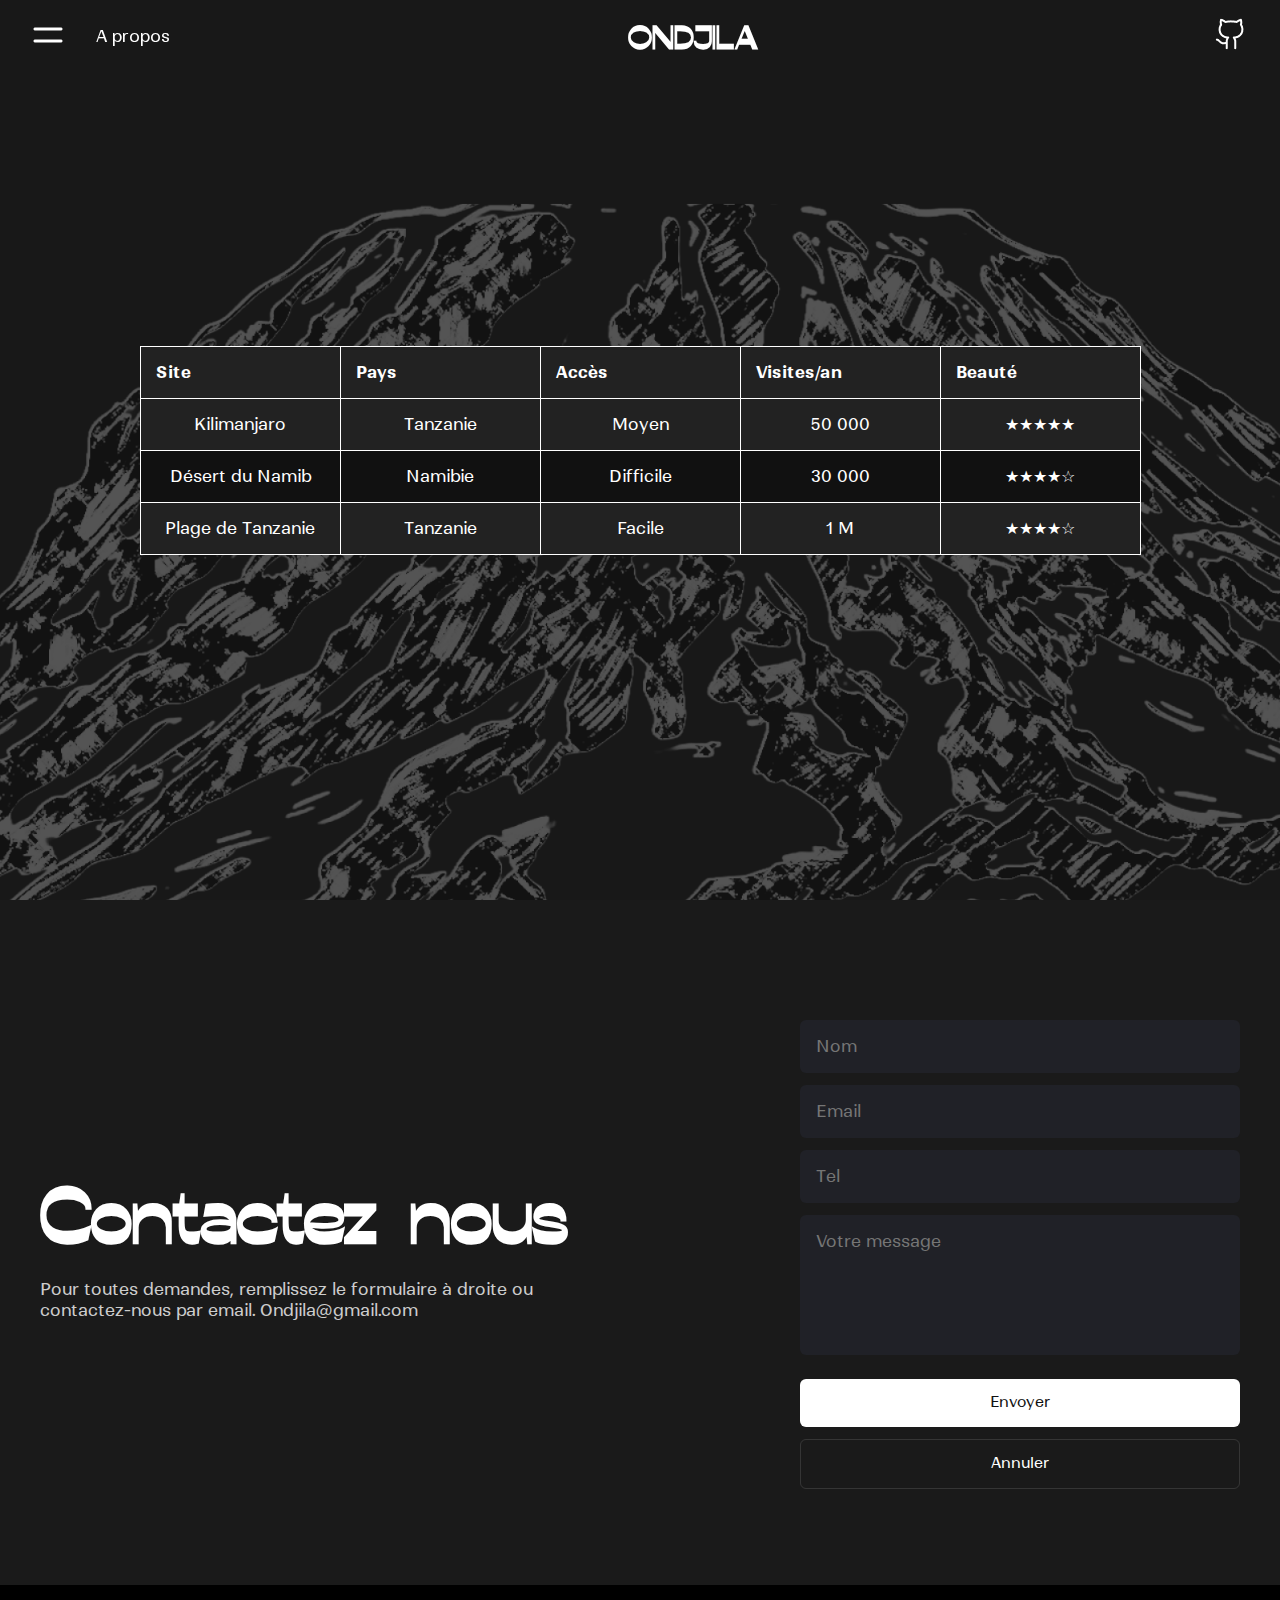
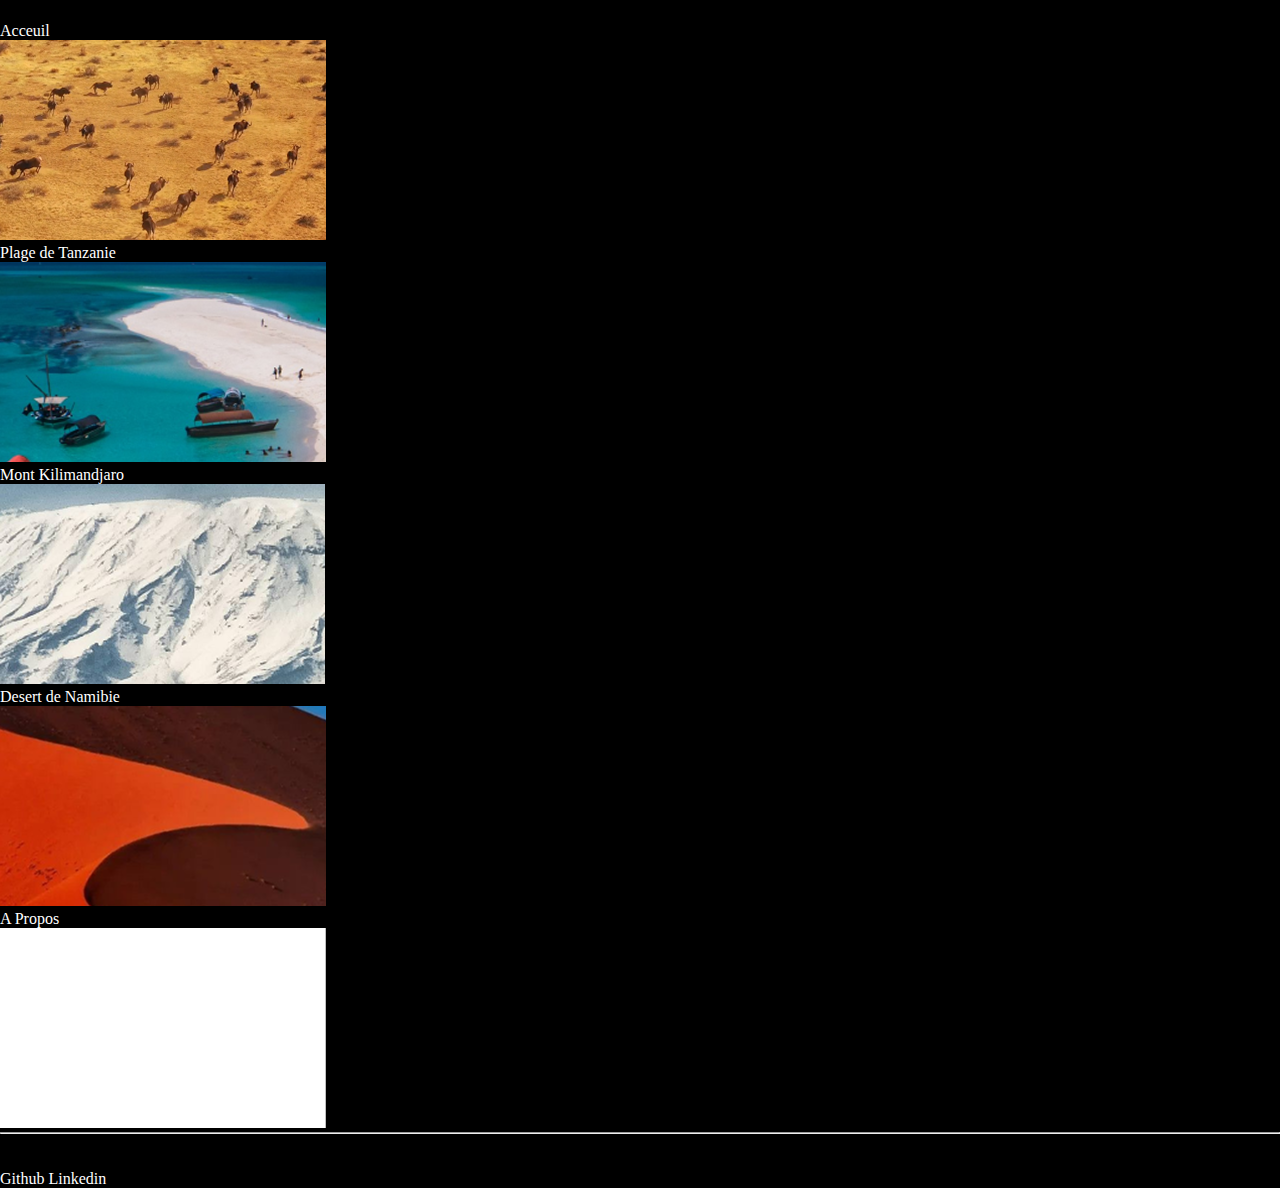
<file: html/informations.html>
<!DOCTYPE html>
<html lang="en">
	<head>
		<meta charset="UTF-8" />
		<meta name="viewport" content="width=device-width, initial-scale=1.0" />
		<title>VpTour - Ondjila</title>
		<link rel="stylesheet" href="../css/informations.css" />
		<link rel="stylesheet" href="../css/style.css" />
		<link rel="stylesheet" href="../css/header.css" />
	</head>
	<body>
		<header>
			<div class="menu">
				<button>
					<img src="../img/menu.png" alt="menu" />
				</button>
				<a href="#apropos">A propos</a>
			</div>
			<h1>ONDJILA</h1>
			<button>
				<a href="https://github.com/GREEEEG-ux"
					><img src="../img/github.png" alt="github"
				/></a>
			</button>
		</header>
		<section class="tableau">
			<table>
				<thead>
					<tr>
						<th>Site</th>
						<th>Pays</th>
						<th>Accès</th>
						<th>Visites/an</th>
						<th>Beauté</th>
					</tr>
				</thead>
				<tbody>
					<tr>
						<td>Kilimanjaro</td>
						<td>Tanzanie</td>
						<td>Moyen</td>
						<td>50 000</td>
						<td>★★★★★</td>
					</tr>
					<tr>
						<td>Désert du Namib</td>
						<td>Namibie</td>
						<td>Difficile</td>
						<td>30 000</td>
						<td>★★★★☆</td>
					</tr>
					<tr>
						<td>Plage de Tanzanie</td>
						<td>Tanzanie</td>
						<td>Facile</td>
						<td>1 M</td>
						<td>★★★★☆</td>
					</tr>
				</tbody>
			</table>
			<img src="../img/back.png" alt="back" />
		</section>
		<section class="thirddle">
			<div class="contact-container">
				<div class="contact-left">
					<h1>Contactez-nous</h1>
					<p>
						Pour toutes demandes, remplissez le formulaire à droite
						ou contactez-nous par email. Ondjila@gmail.com
					</p>
				</div>
				<div class="contact-right">
					<form class="contact-form">
						<div></div>
						<div class="formeu">
							<input type="text" placeholder="Nom" />
							<input type="email" placeholder="Email" />
							<input type="tel" placeholder="Tel" />
							<textarea placeholder="Votre message"></textarea>
						</div>
						<div class="form-actions">
							<button type="submit">Envoyer</button>
							<button type="reset" class="btn-reset">
								Annuler
							</button>
						</div>
					</form>
				</div>
			</div>
		</section>
		<footer>
			<h1>ONDJILA</h1>
			<div class="footnav">
				<div class="minipics">
					<a href="../html/index.html">
						<p>Acceuil</p>
						<img src="../img/video1.png" alt="minivid"
					/></a>
					<a href="">
						<p>Plage de Tanzanie</p>
						<img src="../img/plage1.png" alt="minipalge"
					/></a>
					<a href="../html/montkilimanjaro.html"
						><p>Mont Kilimandjaro</p>
						<img src="../img/montagne3.png" alt="minimont"
					/></a>
					<a href=""
						><p>Desert de Namibie</p>
						<img src="../img/désert1.png" alt="minidesert"
					/></a>
					<a href="">
						<p>A Propos</p>
						<img src="../img/Rectangle2.png" alt="about"
					/></a>
				</div>
			</div>
			<hr />
			<div class="foottext">
				<p>By Greg Chery & Ryan Mbizi</p>
				<p>Copyright © 2025 Ondjila.com. Tous droits réservés.</p>
				<div>
					<a href="https://github.com/GREEEEG-ux">Github</a>
					<a
						href="https://www.linkedin.com/in/greg-chery-044929327?utm_source=share&utm_campaign=share_via&utm_content=profile&utm_medium=ios_app"
						>Linkedin</a
					>
				</div>
			</div>
		</footer>
	</body>
</html>
</file>
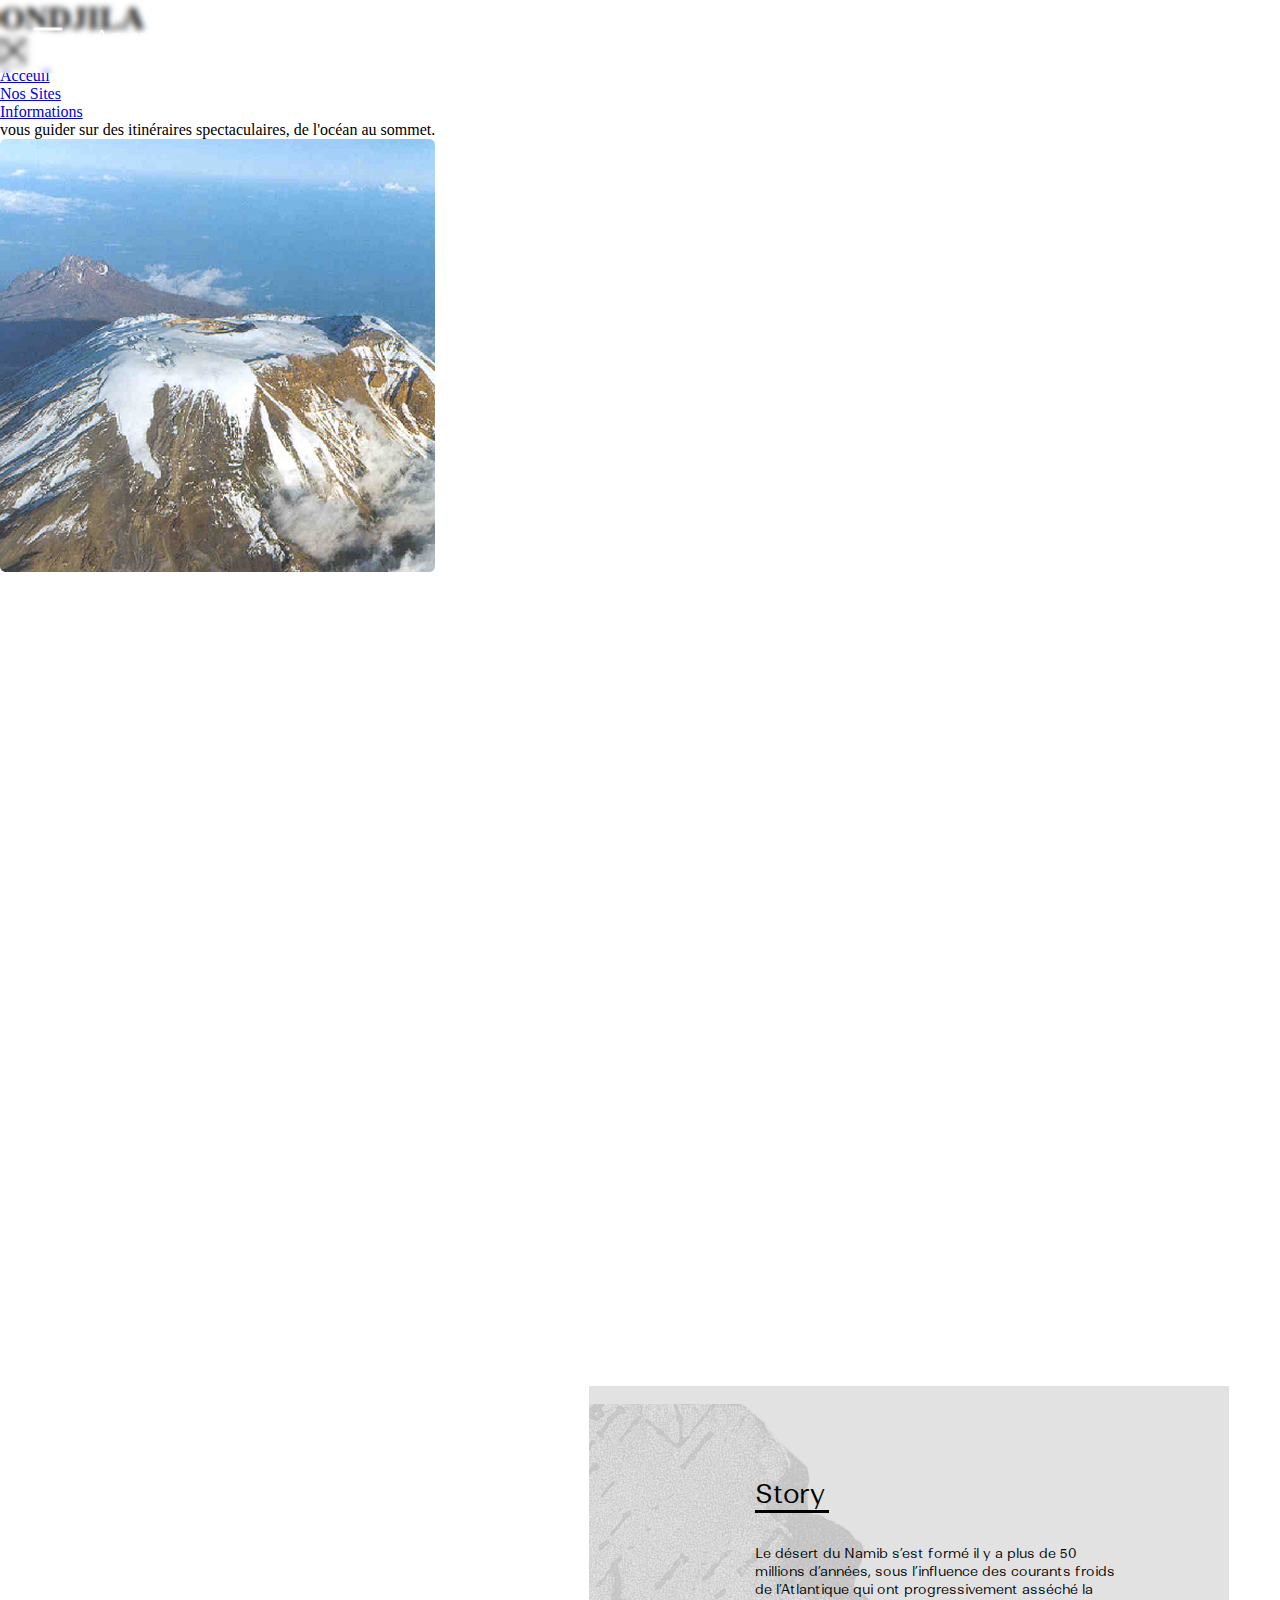
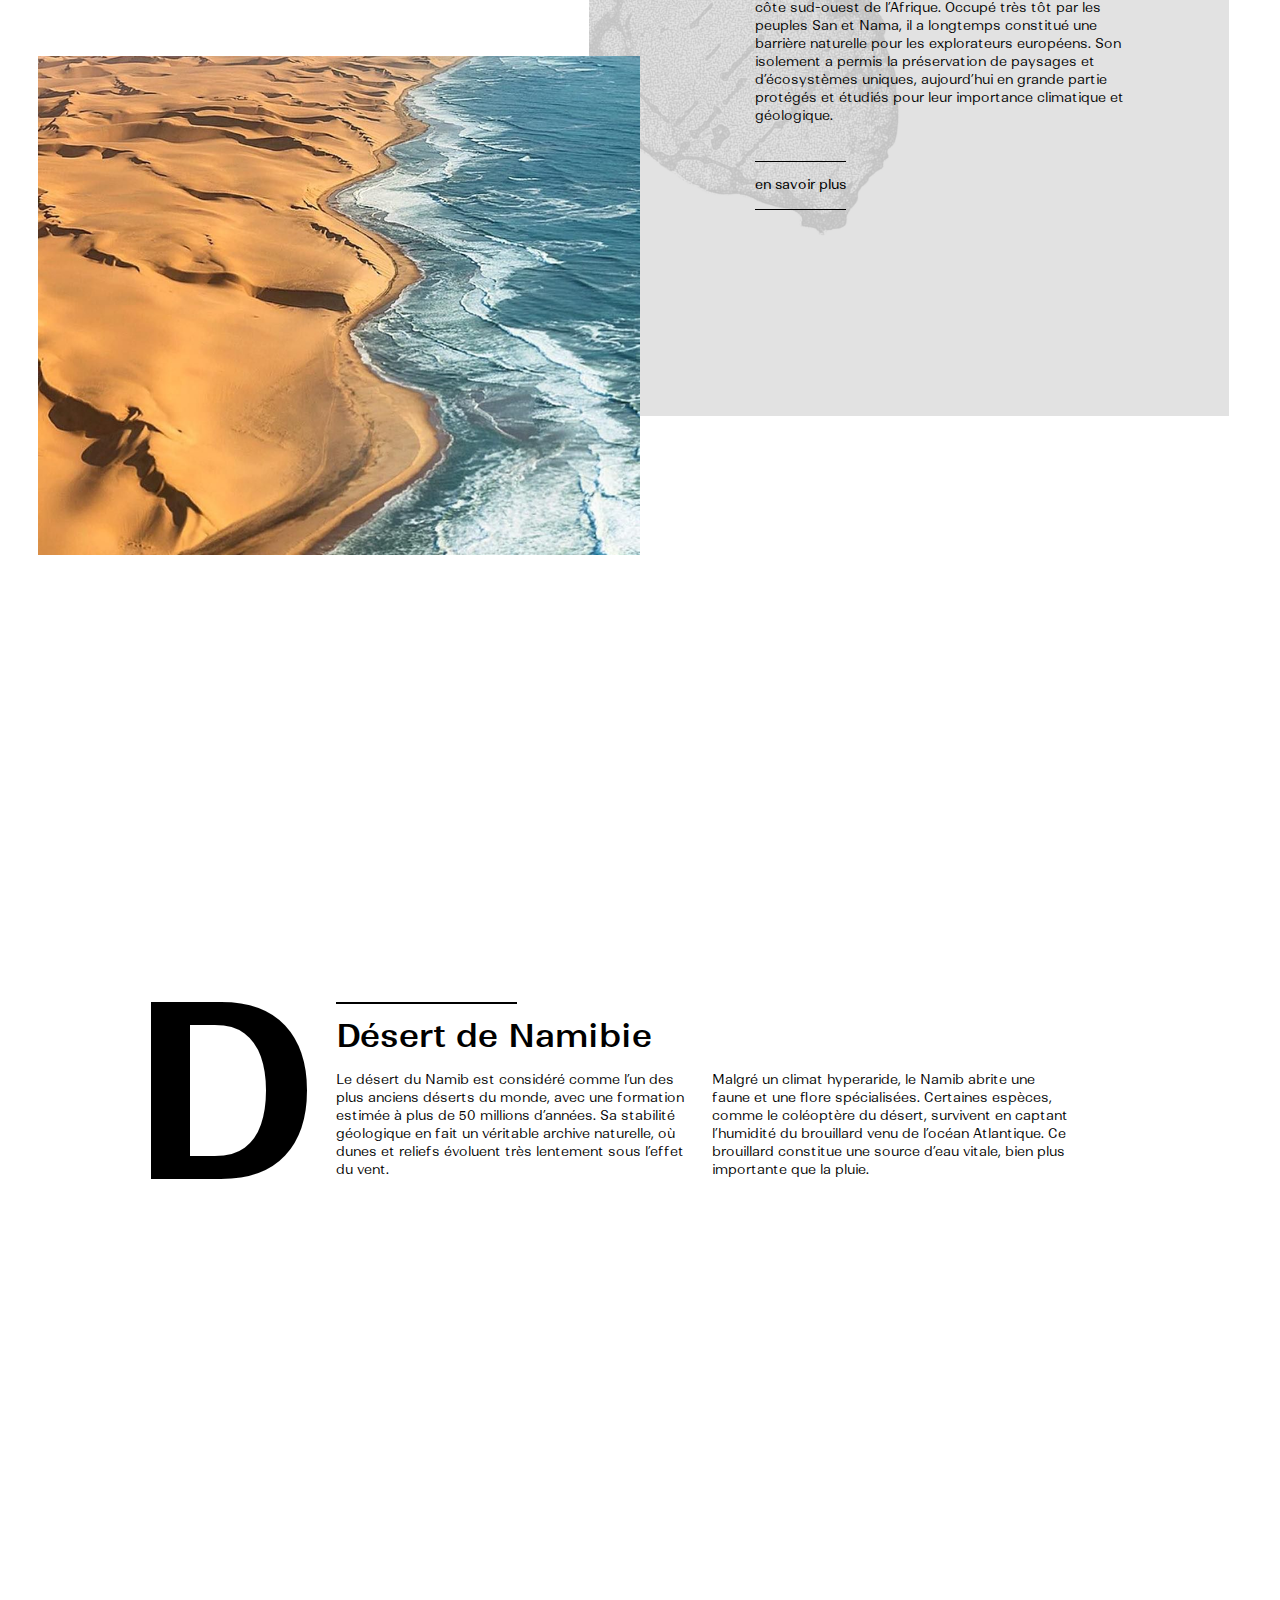
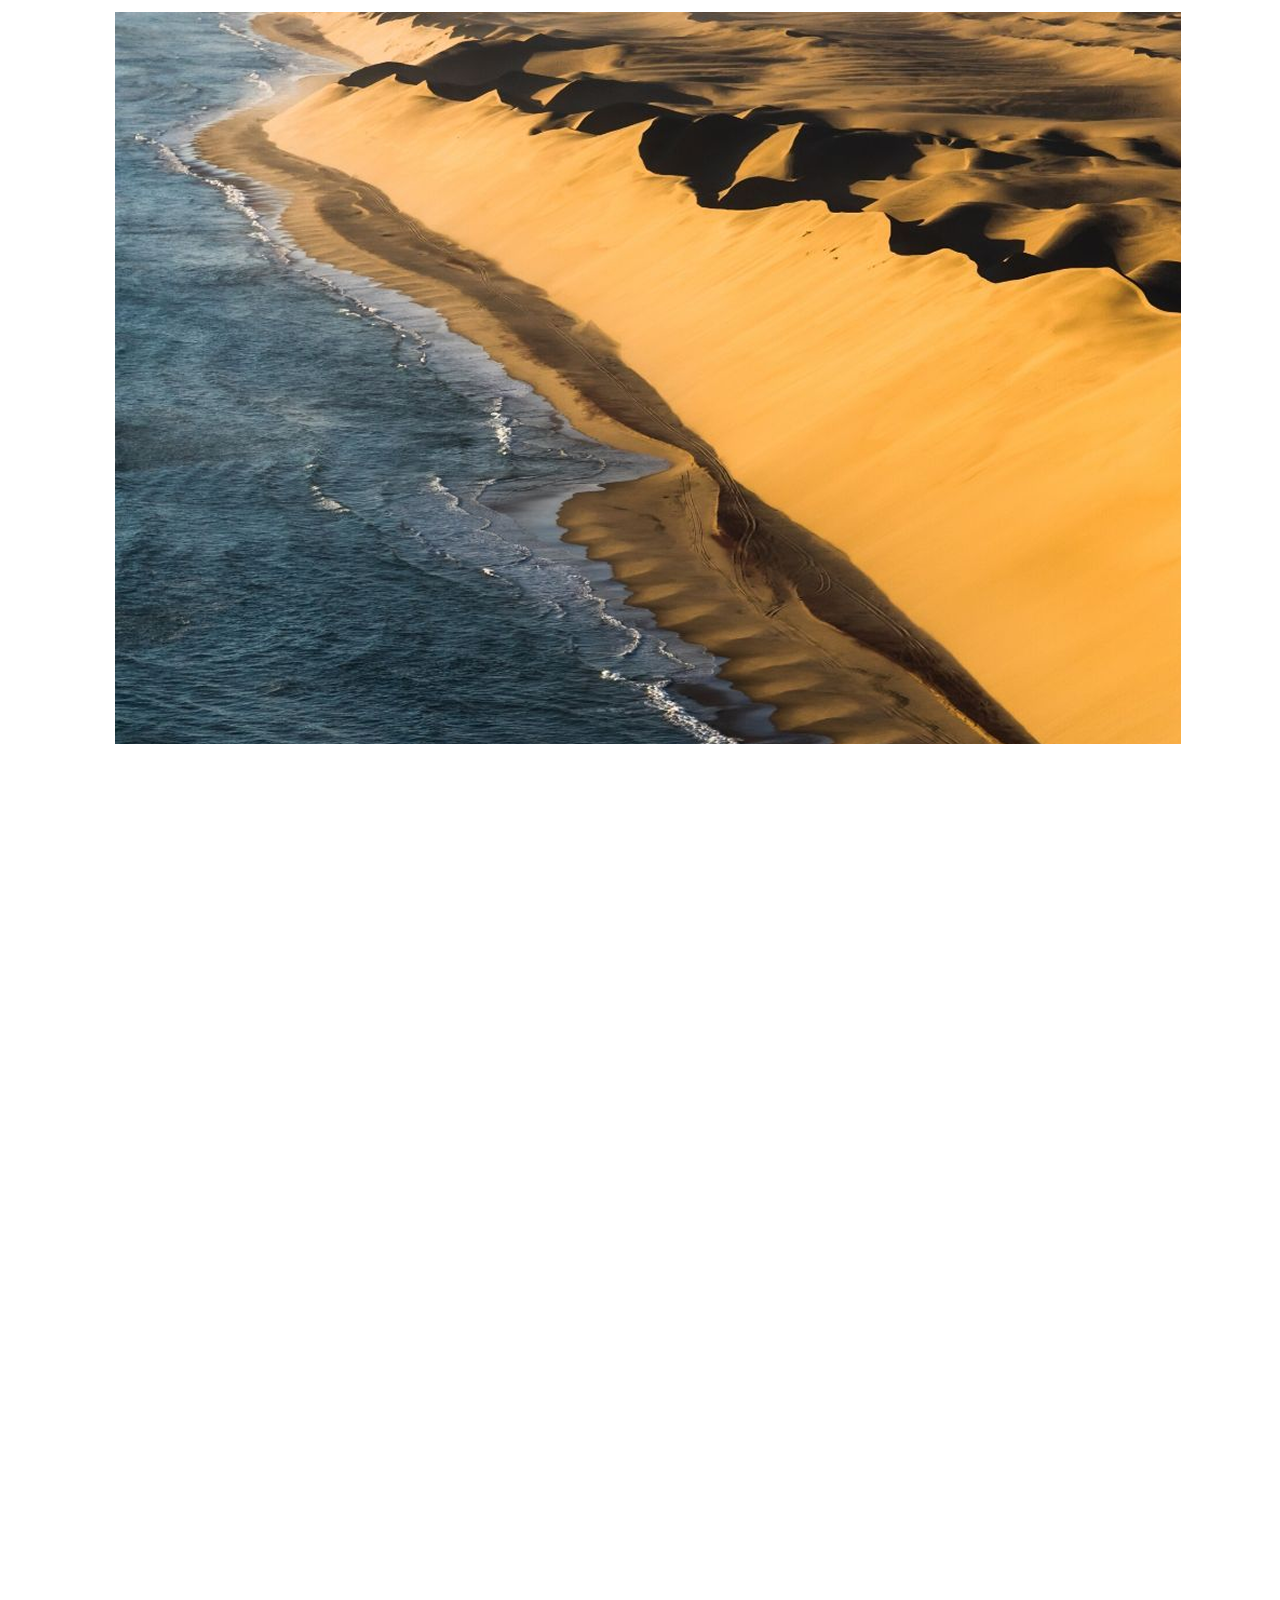
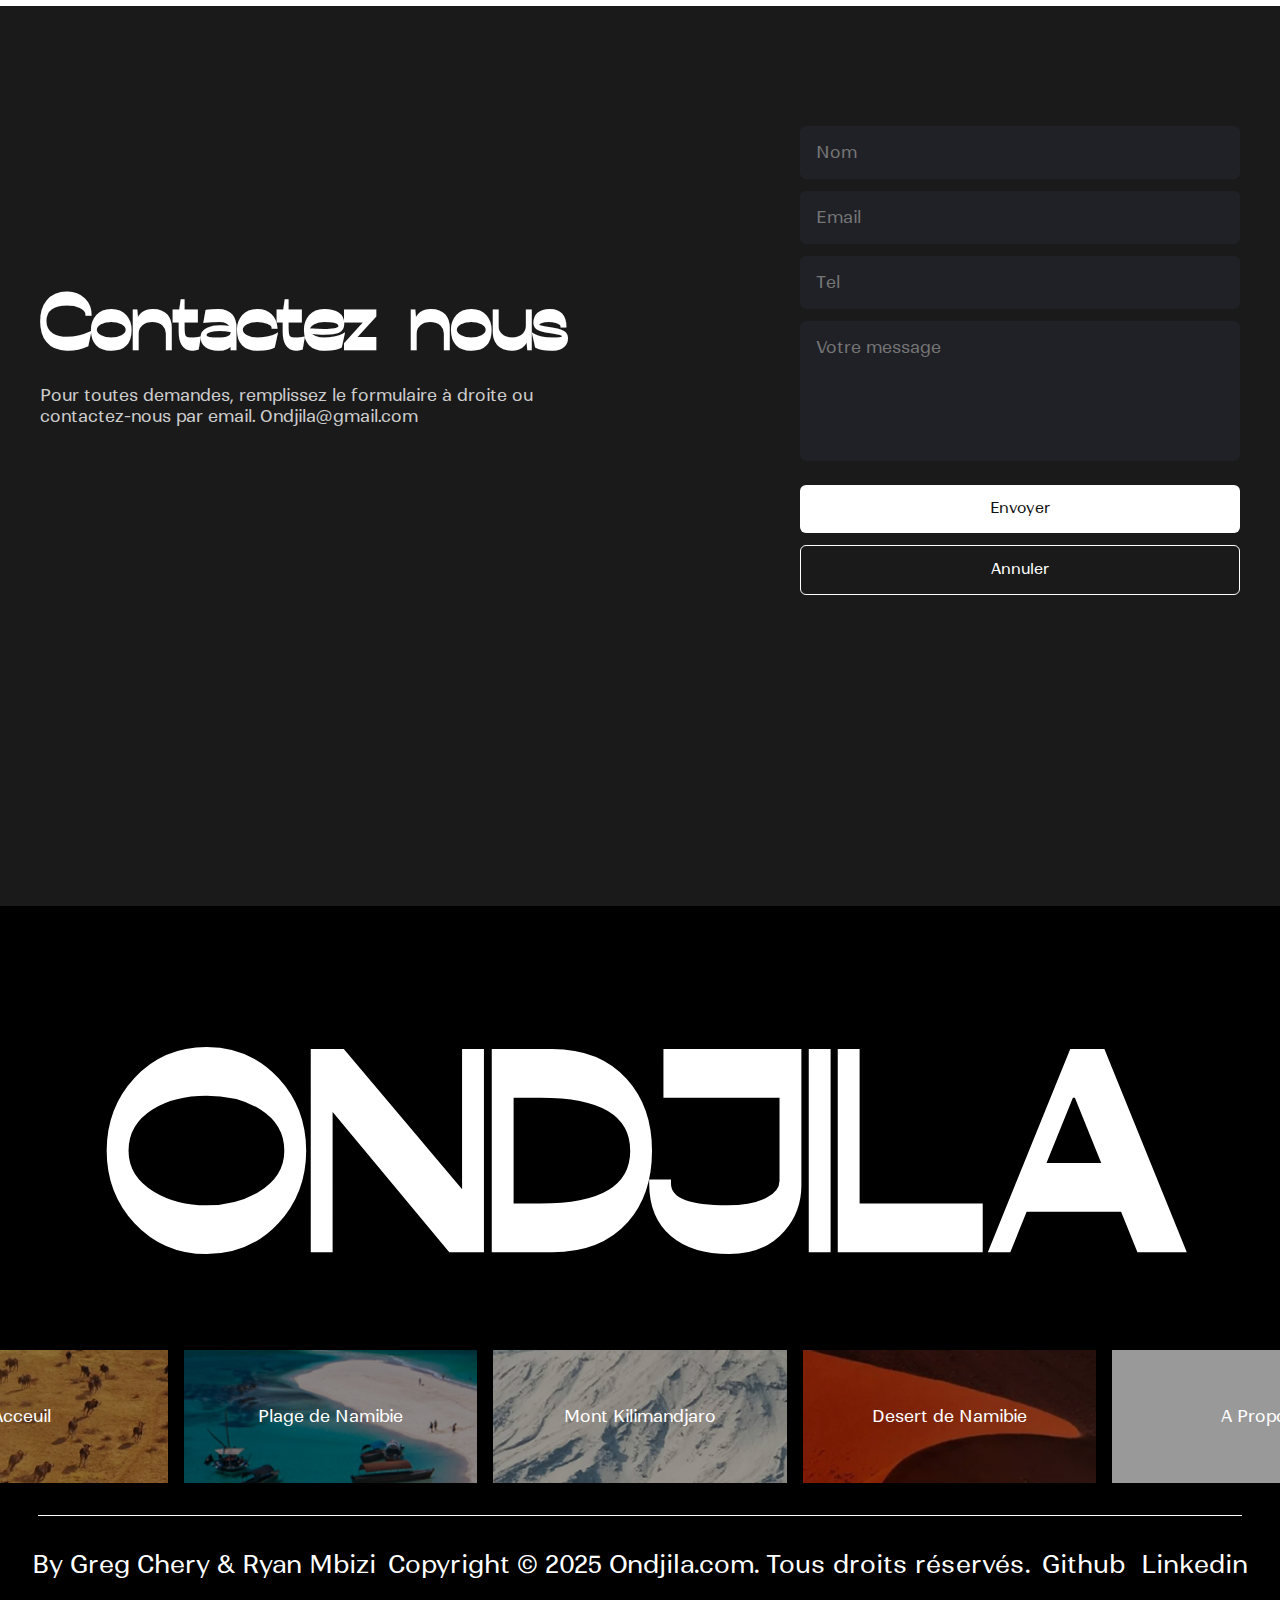
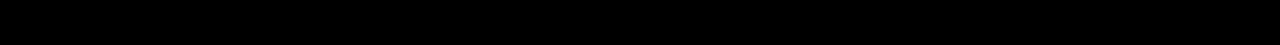
<file: html/namibie.html>
<!DOCTYPE html>
<html lang="en">
	<head>
		<meta charset="UTF-8" />
		<meta name="viewport" content="width=device-width, initial-scale=1.0" />
		<title>VPTour - Ondjila</title>
		<link rel="stylesheet" href="../css/footer.css" />
		<link rel="stylesheet" href="../css/style.css" />
		<link rel="stylesheet" href="../css/namibie.css" />
		<link rel="stylesheet" href="../css/header.css" />
		<link rel="stylesheet" href="../css/carousel.css" />
	</head>
	<body>
		<header>
			<div class="menu">
				<button id="menu">
					<img src="../img/menu.png" alt="menu" />
				</button>
				<a href="">A propos</a>
			</div>
			<h1>ONDJILA</h1>
			<button>
				<a href="https://github.com/GREEEEG-ux"
					><img src="../img/github.png" alt="github"
				/></a>
			</button>
		</header>
		<aside id="mySidenav">
			<div class="entete">
				<h1>ONDJILA</h1>
				<button id="close">
					<img src="../img/close.png" alt="" />
				</button>
			</div>
			<nav>
				<ul>
					<li>
						<a href="../html/index.html">Acceuil</a>
					</li>
					<li>
						<a href="../html/nossites.html">Nos Sites</a>
					</li>
					<li>
						<a href="../html/informations.html">Informations</a>
					</li>
				</ul>
			</nav>
			<article class="montain">
				<p>
					vous guider sur des itinéraires spectaculaires, de l'océan
					au sommet.
				</p>
				<div class="imgContainer">
					<img src="../img/montain.png" alt="" />
				</div>
			</article>
		</aside>
		<main>
			<section class="hero">
				<video
					src="https://gregcryanm.alwaysdata.net/video/desertdenamiebie.mp4"
					autoplay
					loop
					muted
					class="videoHero"
				></video>
				<div>
					<h2>Désert de Namibie</h2>
					<p>
						Le désert du Namib, en Afrique australe, s’étend le long
						de l’océan Atlantique. L’un des plus anciens déserts du
						monde, il se distingue par ses dunes rouges, son climat
						hyperaride et des paysages façonnés par le vent et le
						brouillard côtier.
					</p>
				</div>
			</section>
		</main>
		<section class="story">
			<img src="../img/namibiehaut.png" alt="girraffe" />
			<div>
				<img src="../img/namibiestory.png" alt="story" />
				<h2>Story</h2>
				<hr />
				<p>
					Le désert du Namib s’est formé il y a plus de 50 millions
					d’années, sous l’influence des courants froids de
					l’Atlantique qui ont progressivement asséché la côte
					sud-ouest de l’Afrique. Occupé très tôt par les peuples San
					et Nama, il a longtemps constitué une barrière naturelle
					pour les explorateurs européens. Son isolement a permis la
					préservation de paysages et d’écosystèmes uniques,
					aujourd’hui en grande partie protégés et étudiés pour leur
					importance climatique et géologique.
				</p>
				<button
					onclick="window.location.href='https://fr.wikipedia.org/wiki/D%C3%A9sert_du_Namib'"
				>
					en savoir plus
				</button>
			</div>
		</section>
		<section class="description">
			<p class="bigD">D</p>
			<div>
				<hr />
				<h2>Désert de Namibie</h2>
				<div>
					<p>
						Le désert du Namib est considéré comme l’un des plus
						anciens déserts du monde, avec une formation estimée à
						plus de 50 millions d’années. Sa stabilité géologique en
						fait un véritable archive naturelle, où dunes et reliefs
						évoluent très lentement sous l’effet du vent.
					</p>
					<p>
						Malgré un climat hyperaride, le Namib abrite une faune
						et une flore spécialisées. Certaines espèces, comme le
						coléoptère du désert, survivent en captant l’humidité du
						brouillard venu de l’océan Atlantique. Ce brouillard
						constitue une source d’eau vitale, bien plus importante
						que la pluie.
					</p>
				</div>
			</div>
		</section>
		<section class="wholecarousel">
			<div class="carousel">
				<div class="group">
					<div class="card">
						<img src="../img/sablecarousel1.png" alt="1" />
					</div>
					<div class="card">
						<img src="../img/sablecarousel2.png" alt="2" />
					</div>
					<div class="card">
						<img src="../img/sablecarousel3.png" alt="3" />
					</div>
					<div class="card">
						<img src="../img/sablecarousel4.png" alt="4" />
					</div>
					<div class="card">
						<img src="../img/sablecarousel5.png" alt="5" />
					</div>
				</div>
				<div aria-hidden class="group">
					<div class="card">
						<img src="../img/sablecarousel1.png" alt="1" />
					</div>
					<div class="card">
						<img src="../img/sablecarousel2.png" alt="2" />
					</div>
					<div class="card">
						<img src="../img/sablecarousel3.png" alt="3" />
					</div>
					<div class="card">
						<img src="../img/sablecarousel4.png" alt="4" />
					</div>
					<div class="card">
						<img src="../img/sablecarousel5.png" alt="5" />
					</div>
				</div>
			</div>
		</section>
		<section class="mapContainer">
			<iframe
				src="https://www.google.com/maps/embed?pb=!1m18!1m12!1m3!1d3369337.0006493386!2d18.486461685442194!3d-22.228186188605576!2m3!1f0!2f0!3f0!3m2!1i1024!2i768!4f13.1!3m3!1m2!1s0x1c74f8343ddbf5a1%3A0xda0fb83c1339ad83!2sD%C3%A9sert%20du%20Namib!5e0!3m2!1sfr!2sfr!4v1766087865590!5m2!1sfr!2sfr"
				width="600"
				height="450"
				style="border: 0"
				allowfullscreen=""
				loading="lazy"
				referrerpolicy="no-referrer-when-downgrade"
			></iframe>
		</section>
		<section class="thirddle">
			<div class="contact-container">
				<div class="contact-left">
					<h1>Contactez-nous</h1>
					<p>
						Pour toutes demandes, remplissez le formulaire à droite
						ou contactez-nous par email. Ondjila@gmail.com
					</p>
				</div>
				<div class="contact-right">
					<form class="contact-form">
						<div></div>
						<div class="formeu">
							<input type="text" placeholder="Nom" />
							<input type="email" placeholder="Email" />
							<input type="tel" placeholder="Tel" />
							<textarea placeholder="Votre message"></textarea>
						</div>
						<div class="form-actions">
							<button type="submit">Envoyer</button>
							<button type="reset" class="btn-reset">
								Annuler
							</button>
						</div>
					</form>
				</div>
			</div>
		</section>
		<footer>
			<h1>ONDJILA</h1>
			<div class="footnav">
				<div class="minipics">
					<a href="../html/index.html">
						<p>Acceuil</p>
						<img src="../img/video1.png" alt="minivid"
					/></a>
					<a href="../html/plagedetanzanie.html">
						<p>Plage de Namibie</p>
						<img src="../img/plage1.png" alt="minipalge"
					/></a>
					<a href="../html/montkilimanjaro.html"
						><p>Mont Kilimandjaro</p>
						<img src="../img/montagne3.png" alt="minimont"
					/></a>
					<a href="../html/namibie.html"
						><p>Desert de Namibie</p>
						<img src="../img/désert1.png" alt="minidesert"
					/></a>
					<a href="">
						<p>A Propos</p>
						<img src="../img/Rectangle2.png" alt="about"
					/></a>
				</div>
			</div>
			<hr />
			<div class="foottext">
				<p>By Greg Chery & Ryan Mbizi</p>
				<p>Copyright © 2025 Ondjila.com. Tous droits réservés.</p>
				<div>
					<a href="https://github.com/GREEEEG-ux">Github</a>
					<a
						href="https://www.linkedin.com/in/greg-chery-044929327?utm_source=share&utm_campaign=share_via&utm_content=profile&utm_medium=ios_app"
						>Linkedin</a
					>
				</div>
			</div>
		</footer>
		<script src="../javascript/menu.js"></script>
	</body>
</html>
</file>
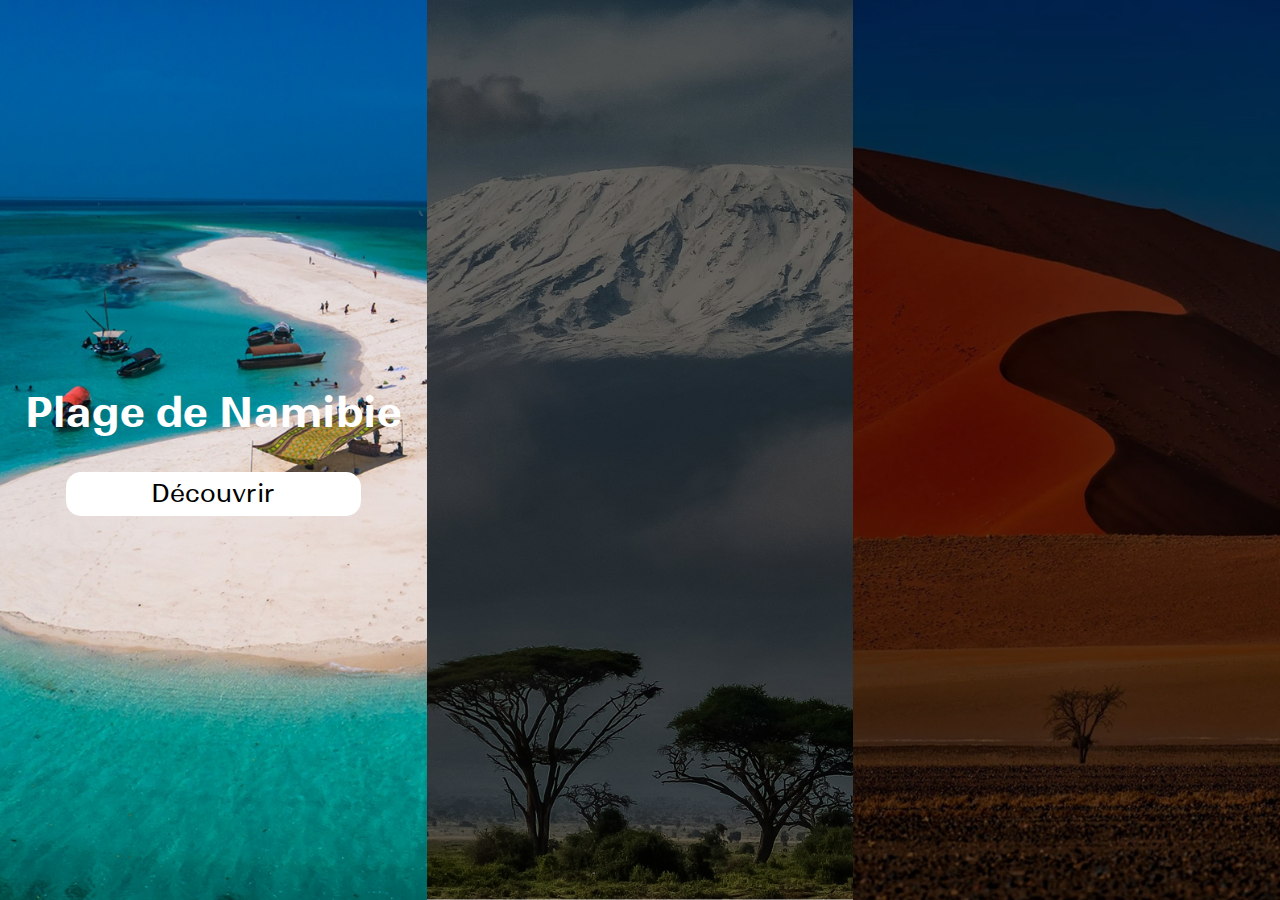
<file: html/nossites.html>
<!DOCTYPE html>
<html lang="en">
	<head>
		<meta charset="UTF-8" />
		<meta name="viewport" content="width=device-width, initial-scale=1.0" />
		<title>VpTour - Ondjila</title>
		<link rel="stylesheet" href="../css/nossites.css" />
		<link rel="stylesheet" href="../css/style.css" />
	</head>
	<body>
		<div class="bigcard">
			<div class="plage">
				<img
					onclick="window.location.href='../html/plagedetanzanie.html'"
					src="../img/plage2.png"
					alt="1"
				/>
				<h2>Plage de Namibie</h2>
				<button
					onclick="window.location.href='../html/plagedetanzanie.html'"
				>
					Découvrir
				</button>
			</div>
			<div class="montagne">
				<img
					onclick="window.location.href='../html/montkilimanjaro.html'"
					src="../img/montagne2.png"
					alt="2"
				/>
				<h2>Mont Kilimanjaro</h2>
				<button
					onclick="window.location.href='../html/montkilimanjaro.html'"
				>
					Découvrir
				</button>
			</div>
			<div class="desert">
				<img
					onclick="window.location.href='../html/namibie.html'"
					src="../img/desert2.png"
					alt="3"
				/>
				<h2>Désert de Namibie</h2>
				<button onclick="window.location.href='../html/namibie.html'">
					Découvrir
				</button>
			</div>
		</div>
	</body>
</html>
</file>
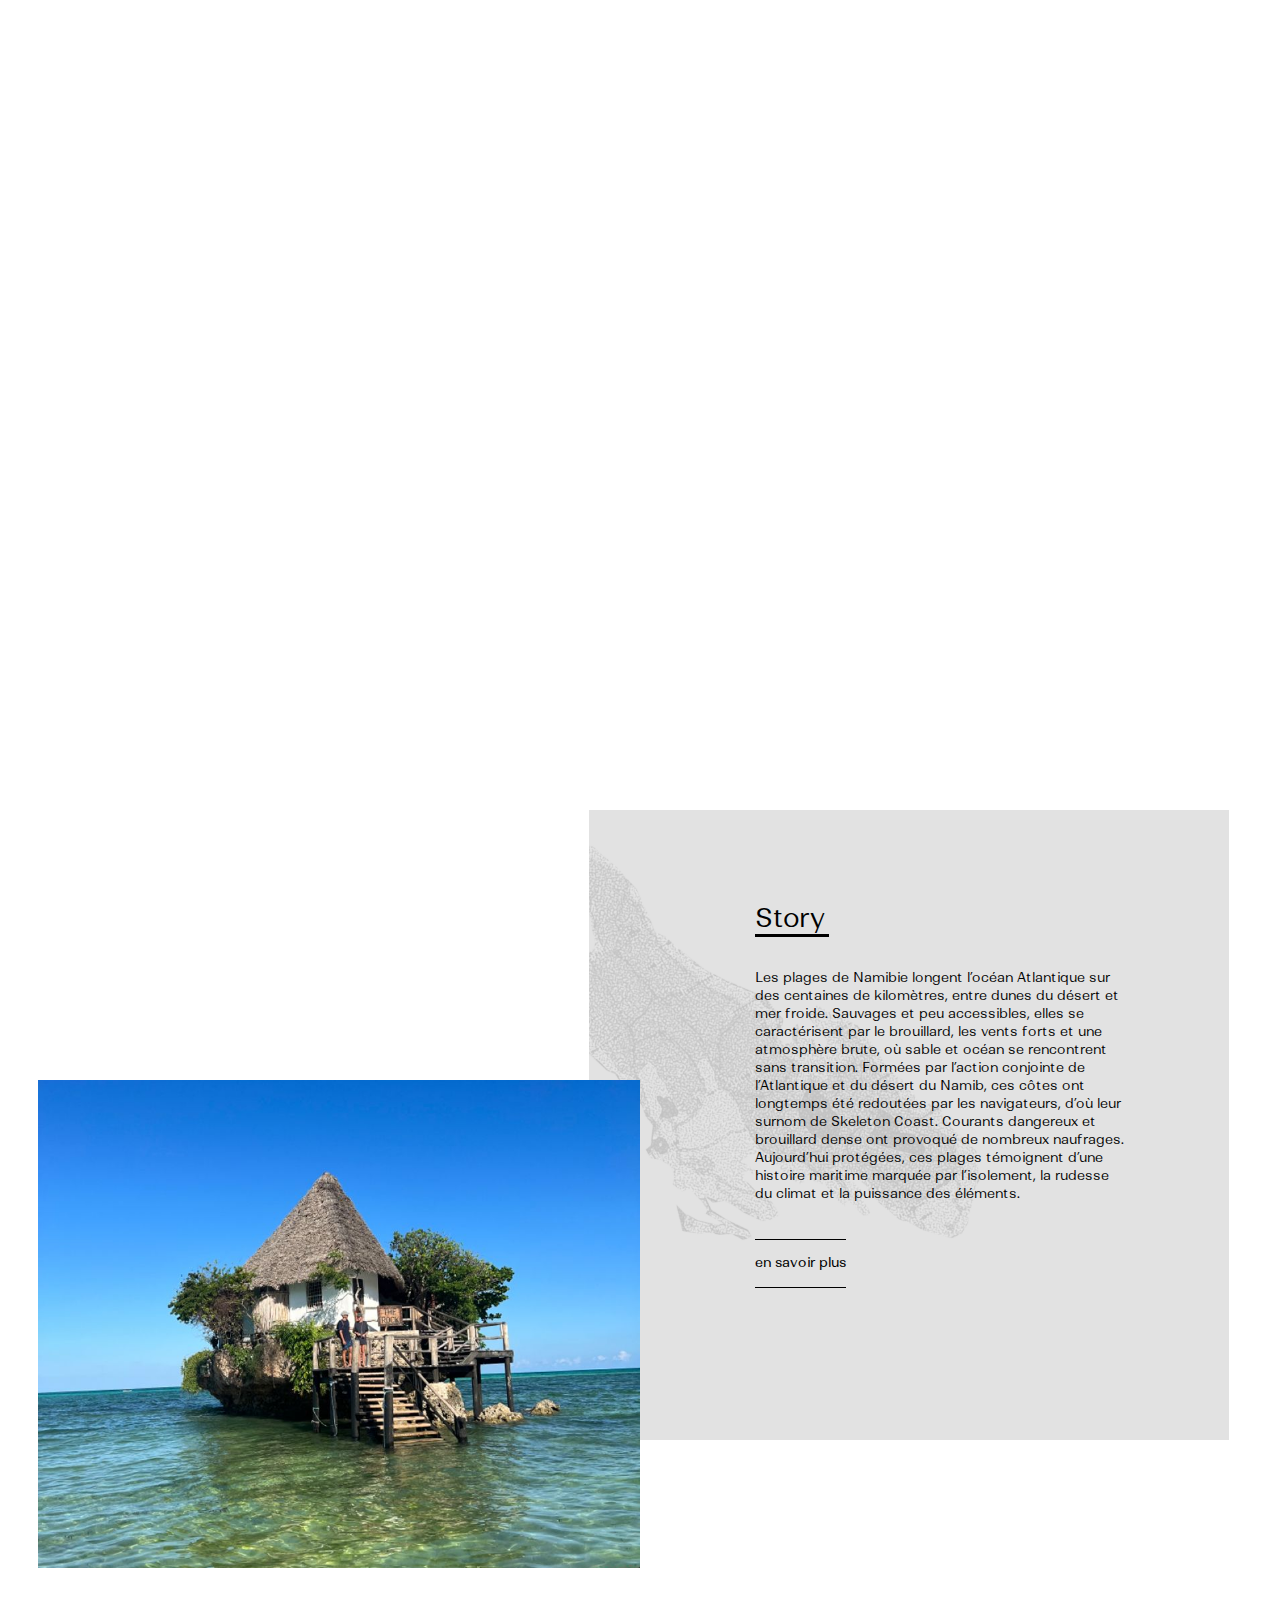
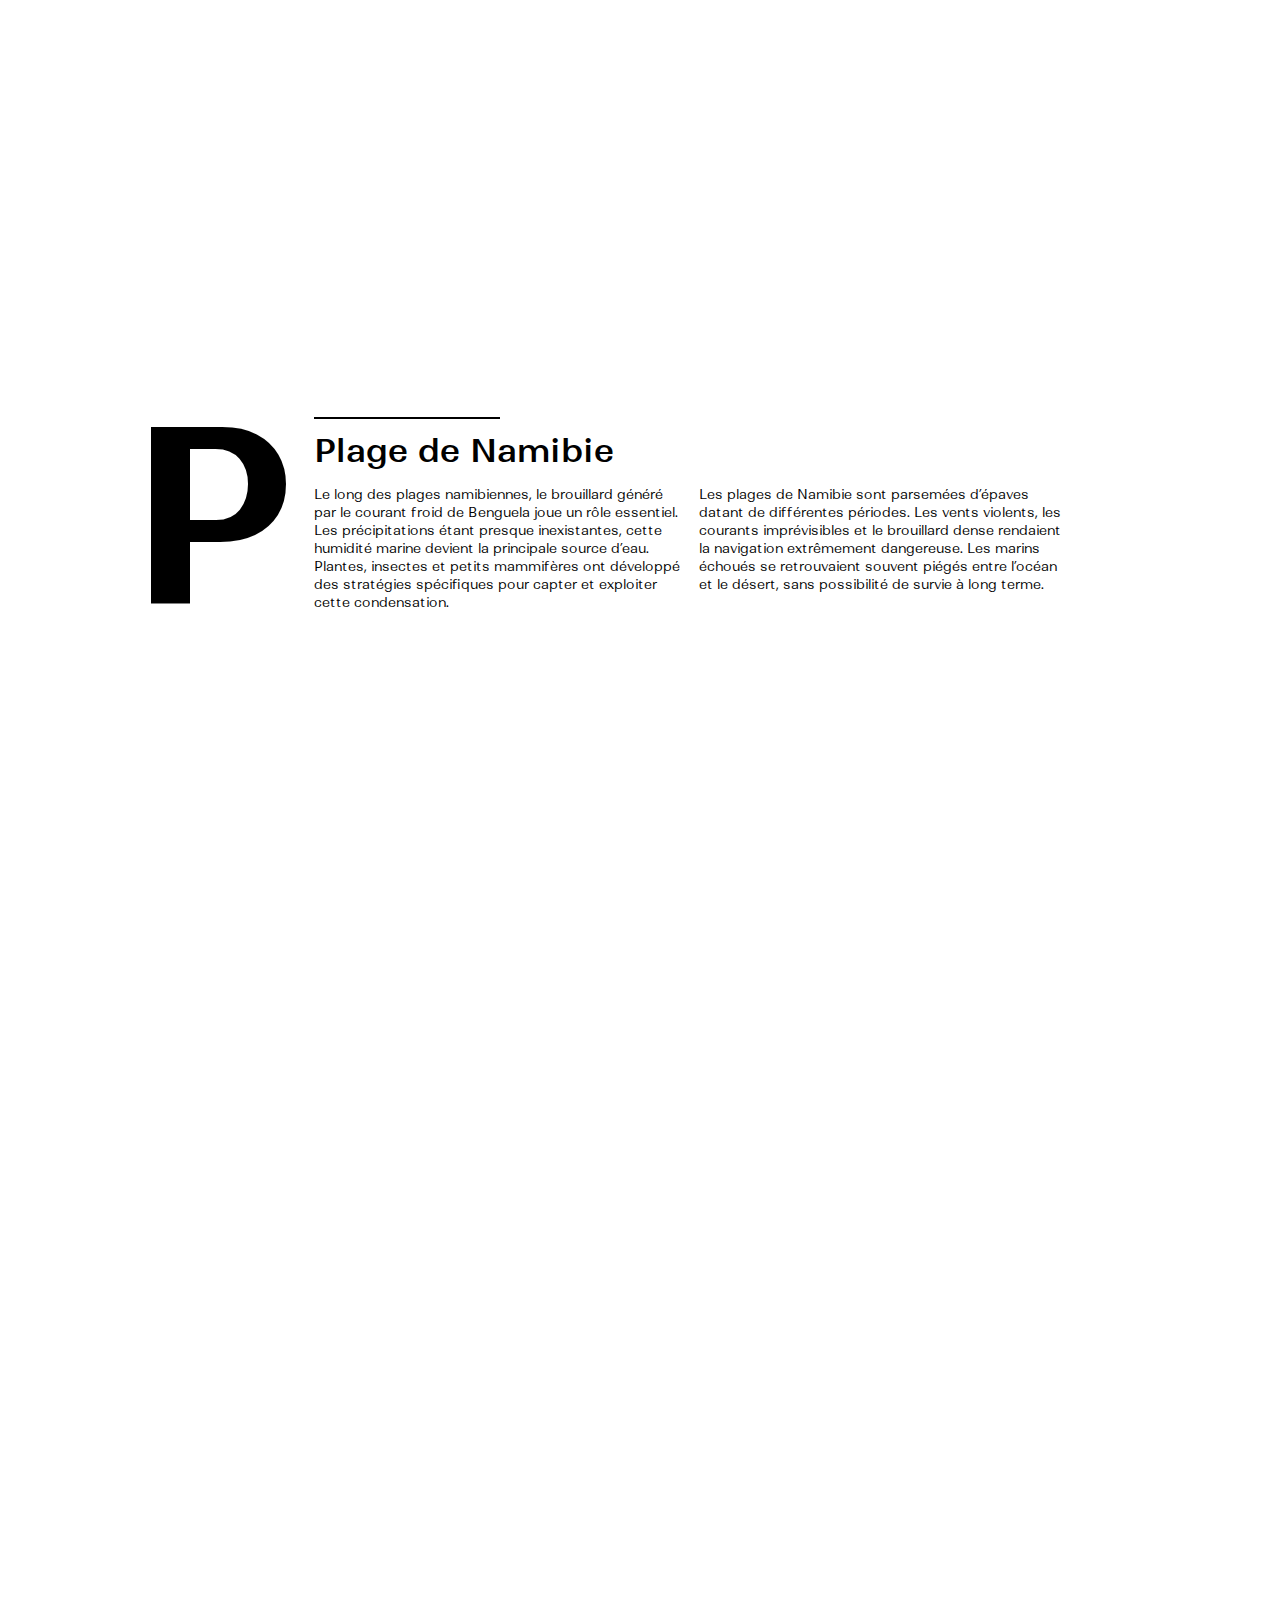
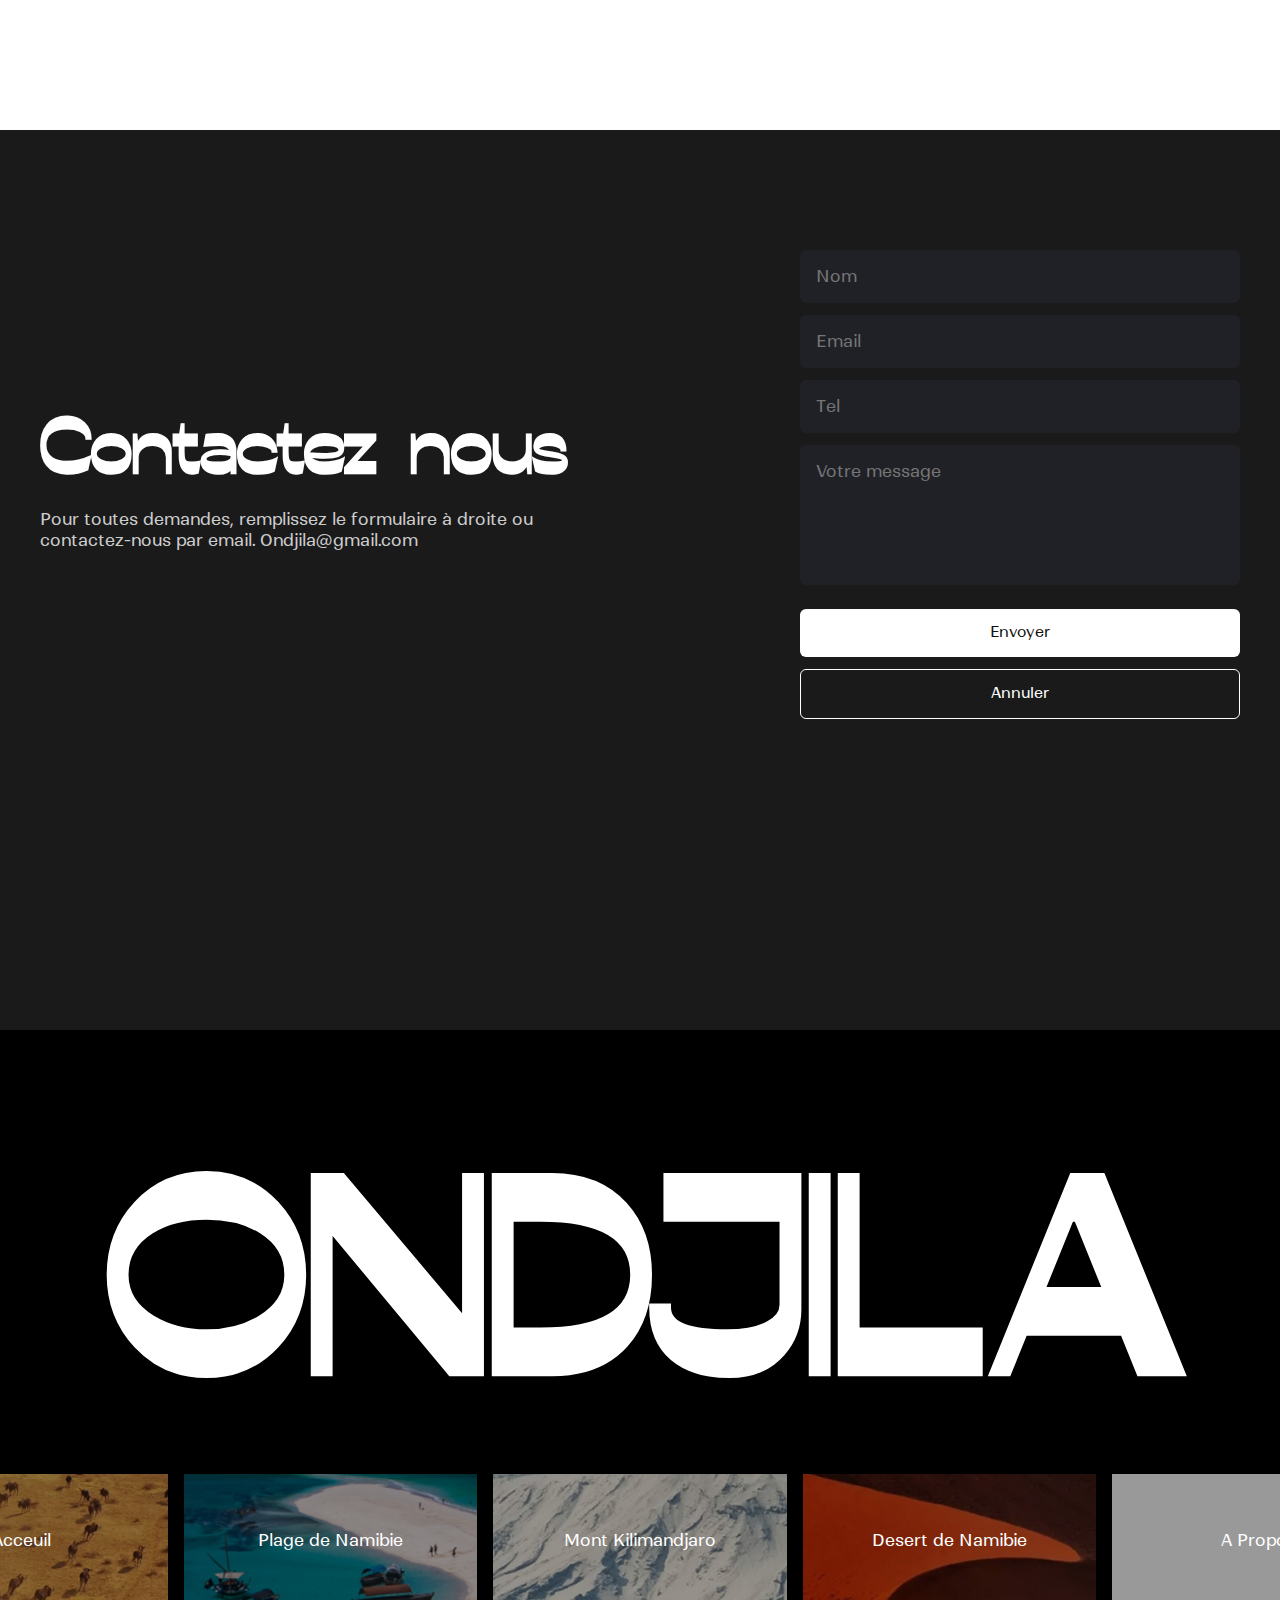
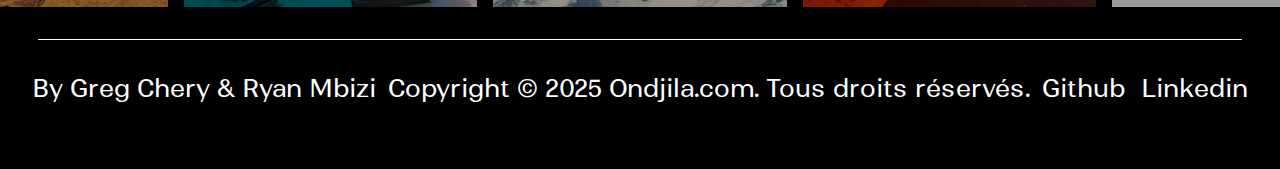
<file: html/plagedetanzanie.html>
<!DOCTYPE html>
<html lang="en">
	<head>
		<meta charset="UTF-8" />
		<meta name="viewport" content="width=device-width, initial-scale=1.0" />
		<title>Document</title>
		<link rel="stylesheet" href="../css/plagedetanzanie.css" />
		<link rel="stylesheet" href="../css/style.css" />
		<link rel="stylesheet" href="../css/header.css" />
		<link rel="stylesheet" href="../css/footer.css" />
	</head>
	<body>
        <header>
			<div class="menu">
				<button>
					<img src="../img/menu.png" alt="menu" />
				</button>
				<a href="">A propos</a>
			</div>
			<h1>ONDJILA</h1>
			<button>
				<a href="https://github.com/GREEEEG-ux"
					><img src="../img/github.png" alt="github"
				/></a>
			</button>
		</header>
        <section class="hero">
				<!-- video loop sans song et et autoplay -->
				<video
					src="https://gregcryanm.alwaysdata.net/video/tanzanie.mp4"
					autoplay
					loop
					muted
					class="videoHero"
				></video>
				<div>
					<h2>Plage de Namibie</h2>
					<p>
						Les plages de Namibie sont vastes, sauvages et bordées par l’océan Atlantique.
                        Elles se caractérisent par un brouillard côtier fréquent, 
                        des vents froids et une atmosphère brute, 
                        où le désert du Namib rejoint directement la mer,
                        sans transition humaine ni végétale marquée.
					</p>
				</div>
			</section>
		</main>
        <section class="story">
			<img src="../img/tanzanieilo.png" alt="girraffe" />
			<div>
				<img src="../img/tanzaniestory.png" alt="story" />
				<h2>Story</h2>
				<hr />
				<p>
				Les plages de Namibie longent l’océan Atlantique sur des centaines de kilomètres, 
                entre dunes du désert et mer froide.
                Sauvages et peu accessibles, elles se caractérisent par le brouillard,
                les vents forts et une atmosphère brute, où sable et océan se rencontrent sans transition.
                Formées par l’action conjointe de l’Atlantique et du désert du Namib, 
                ces côtes ont longtemps été redoutées par les navigateurs, d’où leur surnom de Skeleton Coast. 
                Courants dangereux et brouillard dense ont provoqué de nombreux naufrages. Aujourd’hui protégées, 
                ces plages témoignent d’une histoire maritime marquée par l’isolement, 
                la rudesse du climat et la puissance des éléments.
				</p>
				<button
					onclick="window.location.href='https://fr.wikipedia.org/wiki/Unguja'"
				>
					en savoir plus
				</button>
			</div>
		</section>
        <section class="description">
			<p class="bigP">P</p>
			<div>
				<hr />
				<h2>Plage de Namibie</h2>
				<div>
					<p>
						Le long des plages namibiennes, le brouillard généré par le courant froid de Benguela joue un rôle essentiel. 
                        Les précipitations étant presque inexistantes, cette humidité marine devient la principale source d’eau. 
                        Plantes, 
                        insectes et petits mammifères ont développé des stratégies spécifiques pour capter et exploiter cette condensation.
					</p>
					<p>
						Les plages de Namibie sont parsemées d’épaves datant de différentes périodes. 
                        Les vents violents, les courants imprévisibles et le brouillard dense rendaient la navigation extrêmement dangereuse. 
                        Les marins échoués se retrouvaient souvent piégés entre l’océan et le désert, 
                        sans possibilité de survie à long terme.
					</p>
				</div>
			</div>
		</section>
            <section class="mapContainer">
			<iframe src="https://www.google.com/maps/embed?pb=!1m18!1m12!1m3!1d507657.73939035746!2d39.003205447027156!3d-6.253705636046917!2m3!1f0!2f0!3f0!3m2!1i1024!2i768!4f13.1!3m3!1m2!1s0x18431e46bb9b6b77%3A0x2b750adc915e195f!2sNungwi%20Beach!5e0!3m2!1sfr!2sfr!4v1766088300755!5m2!1sfr!2sfr" 
            width="600" height="450" style="border:0;" allowfullscreen="" 
            loading="lazy" 
            referrerpolicy="no-referrer-when-downgrade">
        </iframe>
		</section>
        <section class="thirddle">
			<div class="contact-container">
				<div class="contact-left">
					<h1>Contactez-nous</h1>
					<p>
						Pour toutes demandes, remplissez le formulaire à droite
						ou contactez-nous par email. Ondjila@gmail.com
					</p>
				</div>
				<div class="contact-right">
					<form class="contact-form">
						<div></div>
						<div class="formeu">
							<input type="text" placeholder="Nom" />
							<input type="email" placeholder="Email" />
							<input type="tel" placeholder="Tel" />
							<textarea placeholder="Votre message"></textarea>
						</div>
						<div class="form-actions">
							<button type="submit">Envoyer</button>
							<button type="reset" class="btn-reset">
								Annuler
							</button>
						</div>
					</form>
				</div>
			</div>
		</section>
		<footer>
			<h1>ONDJILA</h1>
			<div class="footnav">
				<div class="minipics">
					<a href="../html/index.html">
						<p>Acceuil</p>
						<img src="../img/video1.png" alt="minivid"
					/></a>
					<a href="../html/plagedetanzanie.html">
						<p>Plage de Namibie</p>
						<img src="../img/plage1.png" alt="minipalge"
					/></a>
					<a href="../html/montkilimanjaro.html"
						><p>Mont Kilimandjaro</p>
						<img src="../img/montagne3.png" alt="minimont"
					/></a>
					<a href="../html/namibie.html"
						><p>Desert de Namibie</p>
						<img src="../img/désert1.png" alt="minidesert"
					/></a>
					<a href="">
						<p>A Propos</p>
						<img src="../img/Rectangle2.png" alt="about"
					/></a>
				</div>
			</div>
			<hr />
			<div class="foottext">
				<p>By Greg Chery & Ryan Mbizi</p>
				<p>Copyright © 2025 Ondjila.com. Tous droits réservés.</p>
				<div>
					<a href="https://github.com/GREEEEG-ux">Github</a>
					<a
						href="https://www.linkedin.com/in/greg-chery-044929327?utm_source=share&utm_campaign=share_via&utm_content=profile&utm_medium=ios_app"
						>Linkedin</a
					>
				</div>
			</div>
		</footer>
    </body>
</html>
</file>
<file: css/informations.css>
body {
	background-color: black;
}
.tableau img {
	width: 100%;
	height: 100%;
	object-fit: cover;
	position: absolute;
	top: 0;
	left: 0;
	z-index: -1;
}

.tableau {
	display: flex;
	justify-content: center;
	align-items: center;
	height: 100vh;
}

table {
	color: white;
}

table,
th,
td {
	border: 1px solid white;
	border-collapse: collapse;
}

th,
td {
	padding: 15px;
	width: 200px;
	font-family: "renade";
}

th {
	text-align: left;
}

td {
	text-align: center;
}

tr:nth-child(even) {
	background-color: #111;
}

tr:nth-child(odd) {
	background-color: #222;
}

tr:hover {
	background-color: #444;
}

a {
	text-decoration: none;
	color: white;
}

a:hover {
	text-decoration: underline;
}

a:visited {
	color: white;
}

a:active {
	color: white;
}

a:link {
	color: white;
}

a:visited {
	color: white;
}

.thirddle {
	background-color: #1a1a1a;
	color: #fff;
	padding: 6rem 2rem;
	min-height: 70vh;
}

.contact-container {
	display: flex;
	align-items: center;
	gap: 3rem;
	max-width: 1200px;
	margin: 0 auto;
	width: 100%;
}

.contact-left {
	flex: 1 1 auto;
}

.contact-left h1 {
	font-family: "conega";
	font-size: clamp(2.5rem, 6vw, 5rem);
	margin: 0 0 1rem 0;
}

.contact-left p {
	color: rgba(255, 255, 255, 0.8);
	max-width: 48ch;
	margin: 0;
	font-family: "renade";
}

.contact-right {
	flex: 0 0 440px;
}

form.contact-form {
	display: flex;
	flex-direction: column;
	gap: 1.5rem;
	max-width: 520px;
	margin: 0 auto;
}

.formeu {
	display: flex;
	flex-direction: column;
	gap: 0.75rem;
	border-radius: 15px;
}

form.contact-form input,
form.contact-form textarea {
	padding: 1rem;
	border: none;
	border-radius: 6px;
	background: #202127;
	color: white;
	font-family: "renade";
	font-size: clamp(0.9rem, 1.3vw, 1rem);
	resize: none;
	width: 100%;
	box-sizing: border-box;
}

form.contact-form textarea {
	min-height: 140px;
}

.form-actions {
	display: flex;
	flex-direction: column;
	gap: 0.75rem;
	align-items: stretch;
}

form.contact-form button {
	padding: 0.9rem 1rem;
	border: none;
	background-color: #fff;
	color: #111;
	font-family: "renade";
	font-size: clamp(0.9rem, 1.1vw, 1rem);
	cursor: pointer;
	border-radius: 6px;
}

form.contact-form .btn-reset {
	background: transparent;
	color: #fff;
	border: 1px solid rgba(255, 255, 255, 0.12);
}
</file>
<file: css/style.css>
* {
	margin: 0;
	padding: 0;
	box-sizing: border-box;
}

@font-face {
	font-family: "renade";
	src: url("../Ranade_Complete/Ranade_Complete/Fonts/TTF/Ranade-Variable.ttf")
		format("truetype");
}

@font-face {
	font-family: "conega";
	src: url("../conega/CONEGA.otf") format("opentype");
}
</file>
<file: css/header.css>
header {
	display: flex;
	justify-content: space-between;
	align-items: center;
	position: fixed;
	width: 100%;
	z-index: 1000;
	top: 0;
	padding: 1rem 2rem;
	color: white;
	backdrop-filter: blur(3.2px);
}

header .menu {
	display: flex;
	gap: 2rem;
	align-items: center;
}

header h1 {
	font-family: "conega";
}

header a {
	text-decoration: none;
	font-family: "renade";
	color: white;
}

header button {
	background: none;
	border: none;
	cursor: pointer;
}
</file>
<file: css/footer.css>
.minipics {
	display: flex;
	gap: 1rem;
	align-items: center;
	padding-top: 1rem;
	justify-content: center;
	flex-direction: row;
}

footer h1 {
	font-family: "conega";
	font-size: 21vw;
	margin-bottom: 1rem;
	text-align: center;
	width: 100%;
}

.minipics a {
	position: relative;
	display: block;
	width: 32.58vh;
	height: 10.417vw;
	overflow: hidden;
	text-decoration: none;
	display: flex;
	flex-direction: column;
	align-items: center;
	gap: 0.5rem;
	justify-content: center;
}

.minipics a img {
	width: 100%;
	height: 100%;
	object-fit: cover;
	display: block;
	position: absolute;
	top: 0;
	left: 0;
	filter: brightness(60%);
}

.minipics a p {
	position: relative;
	color: white;
	font-family: "renade";
	font-size: 1rem;
	z-index: 1;
}
.minipics footer h1 {
	font-family: "conega";
	font-size: 23vw;
	text-align: center;
}

footer {
	background-color: #000;
	color: #fff;
	display: flex;
	flex-direction: column;
	align-items: center;
	padding: 4rem 2rem;
}

hr {
	width: 99%;
	border: none;
	border-top: 1px solid #ffffff;
	margin: 2rem 0;
}

.foottext {
	display: flex;
	justify-content: space-between;
	width: 100%;
	font-family: "renade";
	font-size: 1.5rem;
	flex-direction: row;
}

.foottext a {
	text-decoration: none;
	color: white;
}

.foottext div {
	display: flex;
	gap: 1rem;
}
</file>
<file: css/namibie.css>
section {
	width: 100%;
	height: 100vh;
	position: relative;
	padding: 10vh 3vw;
}

.hero {
	overflow: hidden;
	display: flex;
	justify-content: start;
	align-items: end;
}

.hero .videoHero {
	position: absolute;
	top: -10%;
	left: 0;
	width: 100%;
	height: 110%;
	object-fit: cover;
}

.hero div {
	display: flex;
	flex-direction: column;
	gap: 1.5vh;
}

.hero h2 {
	font-family: "conega";
	font-size: 4vw;
	color: white;
	font-weight: 350;
	z-index: 2;
}

.hero p {
	font-family: "renade";
	font-size: 1vw;
	color: white;
	font-weight: 350;
	width: 60%;
	z-index: 2;
}

.story {
	position: relative;
}

.story > img {
	width: 50%;
	height: auto;
	z-index: 3;
	position: relative;
	margin-top: 10vh;
}

.story div {
	display: flex;
	flex-direction: column;
	background-color: #e2e2e2;
	/* gap: 1.5vh; */
	width: 50vw;
	height: 70vh;
	position: absolute;
	/* margin-top: -20vh; */
	overflow: hidden;
	top: -10vh;
	right: 4vw;
	z-index: 2;
	padding: 10vh 8vw 3vh 13vw;
}

.story div h1 {
	font-family: "renade";
	font-size: 3.5vw;
	color: black;
	font-weight: 350;
	z-index: 2;
}

.story div h2 {
	font-family: "renade";
	font-size: 2vw;
	color: black;
	font-weight: 350;
	z-index: 2;
}
.story div hr {
	width: 20%;
	height: 0.3vh;
	margin-top: -0.1vh;
	background-color: black;
	border: none;
	z-index: 2;
}

.story div p {
	font-family: "renade";
	font-size: 1vw;
	color: black;
	font-weight: 350;
	z-index: 2;
}

.story div button {
	padding: 0.9rem 0;
	margin-top: 4vh;
	border: none;
	border-top: 1px solid black;
	border-bottom: 1px solid black;
	background-color: transparent;
	color: rgb(0, 0, 0);
	font-family: "renade";
	font-size: 1vw;
	cursor: pointer;
	z-index: 2;
	width: fit-content;
}
.story div img {
	width: 90%;
	height: auto;
	object-fit: cover;
	position: absolute;
	top: 2vh;
	left: -6vw;
	z-index: -1;
}

.description {
	display: flex;
	justify-content: center;
	align-items: center;
	width: 100%;
	gap: 1.5vw;
	height: 70vh;
}

.description .bigD {
	font-size: 19vw;
	font-family: "renade";
	font-weight: 600;
	color: rgb(0, 0, 0);
	z-index: 2;
	margin-left: 7vw;
}

.description div {
	display: flex;
	flex-direction: column;
	gap: 1.5vh;
}

.description div hr {
	width: 20%;
	height: 0.3vh;
	margin-top: -0.1vh;
	background-color: black;
	border: none;
	z-index: 2;
}

.description div h2 {
	font-family: "renade";
	font-size: 2.5vw;
	color: black;
	font-weight: 500;
	margin-top: -4vh;
}

.description div p {
	font-family: "renade";
	font-size: 1vw;
	color: black;
	font-weight: 350;
}
.description div div {
	display: flex;
	flex-direction: row;
	gap: 1.5vh;
}

.description div div p {
	width: 40%;
}

.mapContainer {
	display: flex;
	justify-content: center;
	align-items: center;
}

.mapContainer iframe {
	width: 100%;
	height: 70vh;
	border-radius: 1vw;
}
.thirddle {
	background-color: #1a1a1a;
	color: #fff;
	padding: 6rem 2rem;
	min-height: 70vh;
}

.contact-container {
	display: flex;
	align-items: center;
	gap: 3rem;
	max-width: 1200px;
	margin: 0 auto;
	width: 100%;
}

.contact-left {
	flex: 1 1 auto;
}

.contact-left h1 {
	font-family: "conega";
	font-size: clamp(2.5rem, 6vw, 5rem);
	margin: 0 0 1rem 0;
}

.contact-left p {
	color: rgba(255, 255, 255, 0.8);
	max-width: 48ch;
	margin: 0;
	font-family: "renade";
}

.contact-right {
	flex: 0 0 440px;
}

form.contact-form {
	display: flex;
	flex-direction: column;
	gap: 1.5rem;
	max-width: 520px;
	margin: 0 auto;
}

.formeu {
	display: flex;
	flex-direction: column;
	gap: 0.75rem;
	border-radius: 15px;
}

form.contact-form input,
form.contact-form textarea {
	padding: 1rem;
	border: none;
	border-radius: 6px;
	background: #202127;
	color: white;
	font-family: "renade";
	font-size: clamp(0.9rem, 1.3vw, 1rem);
	resize: none;
	width: 100%;
	box-sizing: border-box;
}

form.contact-form textarea {
	min-height: 140px;
}

.form-actions {
	display: flex;
	flex-direction: column;
	gap: 0.75rem;
	align-items: stretch;
}

form.contact-form button {
	padding: 0.9rem 1rem;
	border: none;
	background-color: #fff;
	color: #111;
	font-family: "renade";
	font-size: clamp(0.9rem, 1.1vw, 1rem);
	cursor: pointer;
	border-radius: 6px;
}

form.contact-form .btn-reset {
	background: transparent;
	color: white;
	border: 1px solid white;
}
</file>
<file: css/carousel.css>
.carousel {
	margin: 100px auto;
	width: 90%;
	display: flex;
	overflow-x: auto;
	overflow: hidden;
}

.carousel ::-webkit-scrollbar {
	display: none !important;
}

.group {
	display: flex;
	align-items: center;
	justify-content: center;
	gap: 1em;
	animation: spin 20s infinite linear;
	padding-right: 1em;
}

.card {
	flex: 0 0 5em;
	padding: 1em;
	border-radius: 0.2em;
	text-align: center;
	align-content: center;
}

@keyframes spin {
	from {
		translate: 0;
	}
	to {
		translate: -100%;
	}
}
</file>
<file: css/nossites.css>
.bigcard {
	display: flex;
	justify-content: center;
	align-items: center;
	width: 100%;
	height: 100vh;
}

.bigcard div {
	display: flex;
	flex-direction: column;
	justify-content: center;
	align-items: center;
	gap: 2rem;
	width: 100%;
	height: 100%;
	position: relative;
}

.bigcard div img {
	width: 100%;
	height: 100%;
	object-fit: cover;
	position: absolute;
	top: 0;
	left: 0;
	z-index: -1;
	filter: brightness(40%);
	transition: filter 0.3s ease-in-out;
}

.bigcard div h2 {
	font-family: "renade";
	font-size: 2.5rem;
	text-align: center;
	color: #fff;
	opacity: 0;
	transition: opacity 0.3s ease-in-out;
}

.bigcard div button {
	font-family: "renade";
	font-size: 1.5rem;
	background: none;
	border: none;
	cursor: pointer;
	color: #000000;
	background-color: #fff;
	border-radius: 15px;
	width: 18.438rem;
	height: 2.75rem;
	opacity: 0;
	transition: opacity 0.3s ease-in-out;
}

.bigcard div:hover h2,
.bigcard div:hover button {
	opacity: 1;
}

.bigcard div:hover img {
	filter: brightness(100%);
}
</file>
<file: css/plagedetanzanie.css>
section {
	width: 100%;
	height: 100vh;
	position: relative;
	padding: 10vh 3vw;
}

.hero {
	overflow: hidden;
	display: flex;
	justify-content: start;
	align-items: end;
}

.hero .videoHero {
	position: absolute;
	top: -10%;
	left: 0;
	width: 100%;
	height: 110%;
	object-fit: cover;
}

.hero div {
	display: flex;
	flex-direction: column;
	gap: 1.5vh;
}

.hero h2 {
	font-family: "conega";
	font-size: 4vw;
	color: white;
	font-weight: 350;
	z-index: 2;
}

.hero p {
	font-family: "renade";
	font-size: 1vw;
	color: white;
	font-weight: 350;
	width: 60%;
	z-index: 2;
}

.story {
	position: relative;
}

.story > img {
	width: 50%;
	height: auto;
	z-index: 3;
	position: relative;
	margin-top: 10vh;
}

.story div {
	display: flex;
	flex-direction: column;
	background-color: #e2e2e2;
	/* gap: 1.5vh; */
	width: 50vw;
	height: 70vh;
	position: absolute;
	/* margin-top: -20vh; */
	overflow: hidden;
	top: -10vh;
	right: 4vw;
	z-index: 2;
	padding: 10vh 8vw 3vh 13vw;
}

.story div h1 {
	font-family: "renade";
	font-size: 3.5vw;
	color: black;
	font-weight: 350;
	z-index: 2;
}

.story div h2 {
	font-family: "renade";
	font-size: 2vw;
	color: black;
	font-weight: 350;
	z-index: 2;
}
.story div hr {
	width: 20%;
	height: 0.3vh;
	margin-top: -0.1vh;
	background-color: black;
	border: none;
	z-index: 2;
}

.story div p {
	font-family: "renade";
	font-size: 1vw;
	color: black;
	font-weight: 350;
	z-index: 2;
}

.story div button {
	padding: 0.9rem 0;
	margin-top: 4vh;
	border: none;
	border-top: 1px solid black;
	border-bottom: 1px solid black;
	background-color: transparent;
	color: rgb(0, 0, 0);
	font-family: "renade";
	font-size: 1vw;
	cursor: pointer;
	z-index: 2;
	width: fit-content;
}
.story div img {
	width: 90%;
	height: auto;
	object-fit: cover;
	position: absolute;
	top: 2vh;
	left: -6vw;
	z-index: -1;
}

.description {
	display: flex;
	justify-content: center;
	align-items: center;
	width: 100%;
	gap: 1.5vw;
	height: 70vh;
}

.description .bigP {
	font-size: 19vw;
	font-family: "renade";
	font-weight: 600;
	color: rgb(0, 0, 0);
	z-index: 2;
	margin-left: 7vw;
}

.description div {
	display: flex;
	flex-direction: column;
	gap: 1.5vh;
}

.description div hr {
	width: 20%;
	height: 0.3vh;
	margin-top: -0.1vh;
	background-color: black;
	border: none;
	z-index: 2;
}

.description div h2 {
	font-family: "renade";
	font-size: 2.5vw;
	color: black;
	font-weight: 500;
	margin-top: -4vh;
}

.description div p {
	font-family: "renade";
	font-size: 1vw;
	color: black;
	font-weight: 350;
}
.description div div {
	display: flex;
	flex-direction: row;
	gap: 1.5vh;
}

.description div div p {
	width: 40%;
}

.mapContainer {
	display: flex;
	justify-content: center;
	align-items: center;
}

.mapContainer iframe {
	width: 100%;
	height: 70vh;
	border-radius: 1vw;
}
.thirddle {
	background-color: #1a1a1a;
	color: #fff;
	padding: 6rem 2rem;
	min-height: 70vh;
}

.contact-container {
	display: flex;
	align-items: center;
	gap: 3rem;
	max-width: 1200px;
	margin: 0 auto;
	width: 100%;
}

.contact-left {
	flex: 1 1 auto;
}

.contact-left h1 {
	font-family: "conega";
	font-size: clamp(2.5rem, 6vw, 5rem);
	margin: 0 0 1rem 0;
}

.contact-left p {
	color: rgba(255, 255, 255, 0.8);
	max-width: 48ch;
	margin: 0;
	font-family: "renade";
}

.contact-right {
	flex: 0 0 440px;
}

form.contact-form {
	display: flex;
	flex-direction: column;
	gap: 1.5rem;
	max-width: 520px;
	margin: 0 auto;
}

.formeu {
	display: flex;
	flex-direction: column;
	gap: 0.75rem;
	border-radius: 15px;
}

form.contact-form input,
form.contact-form textarea {
	padding: 1rem;
	border: none;
	border-radius: 6px;
	background: #202127;
	color: white;
	font-family: "renade";
	font-size: clamp(0.9rem, 1.3vw, 1rem);
	resize: none;
	width: 100%;
	box-sizing: border-box;
}

form.contact-form textarea {
	min-height: 140px;
}

.form-actions {
	display: flex;
	flex-direction: column;
	gap: 0.75rem;
	align-items: stretch;
}

form.contact-form button {
	padding: 0.9rem 1rem;
	border: none;
	background-color: #fff;
	color: #111;
	font-family: "renade";
	font-size: clamp(0.9rem, 1.1vw, 1rem);
	cursor: pointer;
	border-radius: 6px;
}

form.contact-form .btn-reset {
	background: transparent;
	color: white;
	border: 1px solid white;
}
</file>
